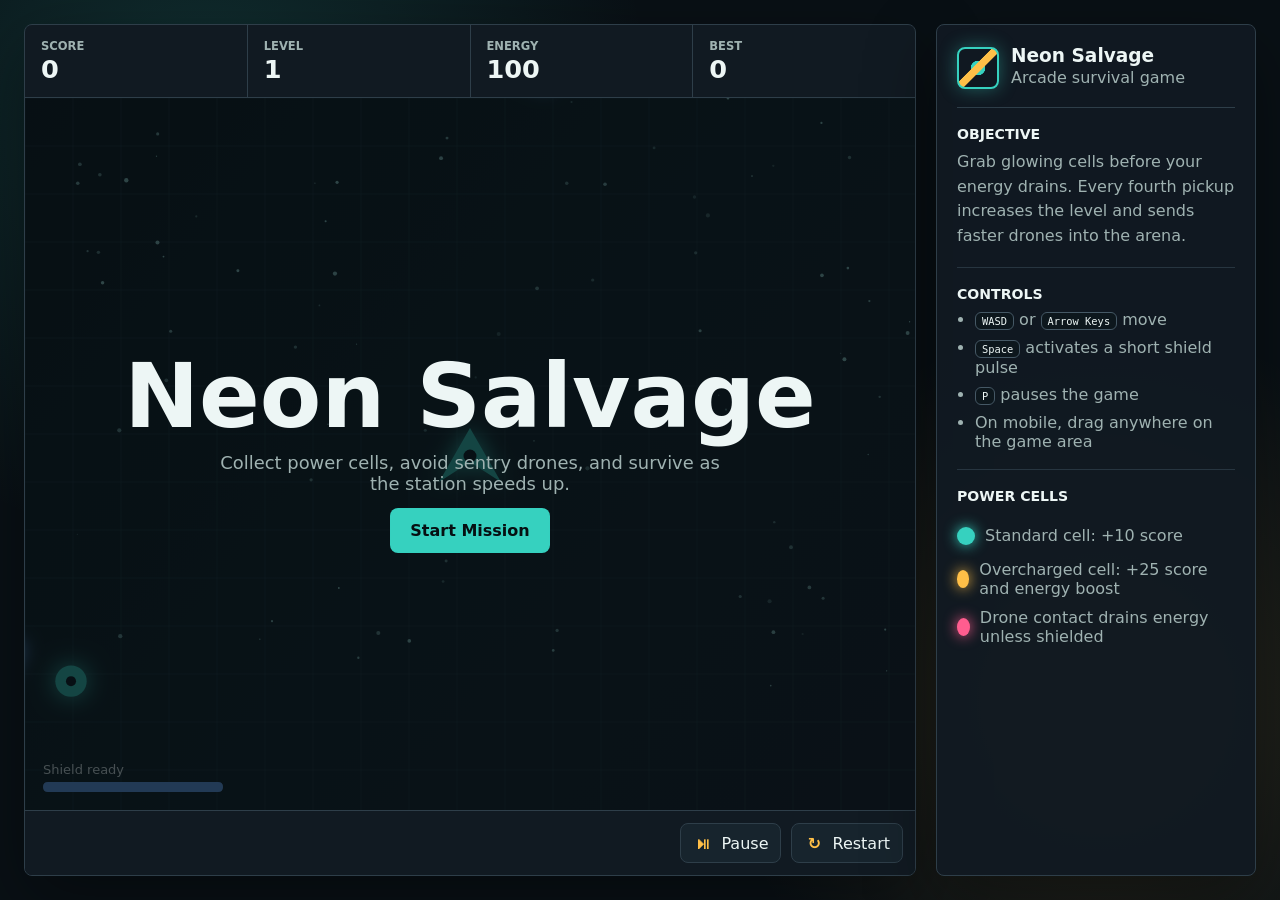
<file: index.html>
<!doctype html>
<html lang="en">
  <head>
    <meta charset="utf-8" />
    <meta name="viewport" content="width=device-width, initial-scale=1" />
    <title>Neon Salvage</title>
    <link rel="icon" href="favicon.svg" type="image/svg+xml" />
    <link rel="stylesheet" href="styles.css" />
  </head>
  <body>
    <main class="shell">
      <section class="game-panel" aria-label="Neon Salvage game">
        <header class="hud" aria-label="Game status">
          <div>
            <span class="label">Score</span>
            <strong id="score">0</strong>
          </div>
          <div>
            <span class="label">Level</span>
            <strong id="level">1</strong>
          </div>
          <div>
            <span class="label">Energy</span>
            <strong id="energy">100</strong>
          </div>
          <div>
            <span class="label">Best</span>
            <strong id="best">0</strong>
          </div>
        </header>

        <div class="canvas-wrap">
          <canvas id="game" width="960" height="600" aria-label="Game canvas"></canvas>
          <div class="overlay" id="overlay">
            <h1>Neon Salvage</h1>
            <p>Collect power cells, avoid sentry drones, and survive as the station speeds up.</p>
            <button id="startBtn" type="button">Start Mission</button>
          </div>
        </div>

        <footer class="controls">
          <button id="pauseBtn" type="button" aria-label="Pause or resume game">
            <span aria-hidden="true">⏯</span>
            <span>Pause</span>
          </button>
          <button id="restartBtn" type="button" aria-label="Restart game">
            <span aria-hidden="true">↻</span>
            <span>Restart</span>
          </button>
        </footer>
      </section>

      <aside class="side-panel" aria-label="Mission details">
        <div class="brand">
          <span class="mark" aria-hidden="true"></span>
          <div>
            <h2>Neon Salvage</h2>
            <p>Arcade survival game</p>
          </div>
        </div>

        <section>
          <h3>Objective</h3>
          <p>Grab glowing cells before your energy drains. Every fourth pickup increases the level and sends faster drones into the arena.</p>
        </section>

        <section>
          <h3>Controls</h3>
          <ul>
            <li><kbd>WASD</kbd> or <kbd>Arrow Keys</kbd> move</li>
            <li><kbd>Space</kbd> activates a short shield pulse</li>
            <li><kbd>P</kbd> pauses the game</li>
            <li>On mobile, drag anywhere on the game area</li>
          </ul>
        </section>

        <section class="tips">
          <h3>Power Cells</h3>
          <div class="legend-row"><span class="cell normal"></span> Standard cell: +10 score</div>
          <div class="legend-row"><span class="cell bonus"></span> Overcharged cell: +25 score and energy boost</div>
          <div class="legend-row"><span class="cell danger"></span> Drone contact drains energy unless shielded</div>
        </section>
      </aside>
    </main>

    <script src="game.js"></script>
  </body>
</html>
</file>
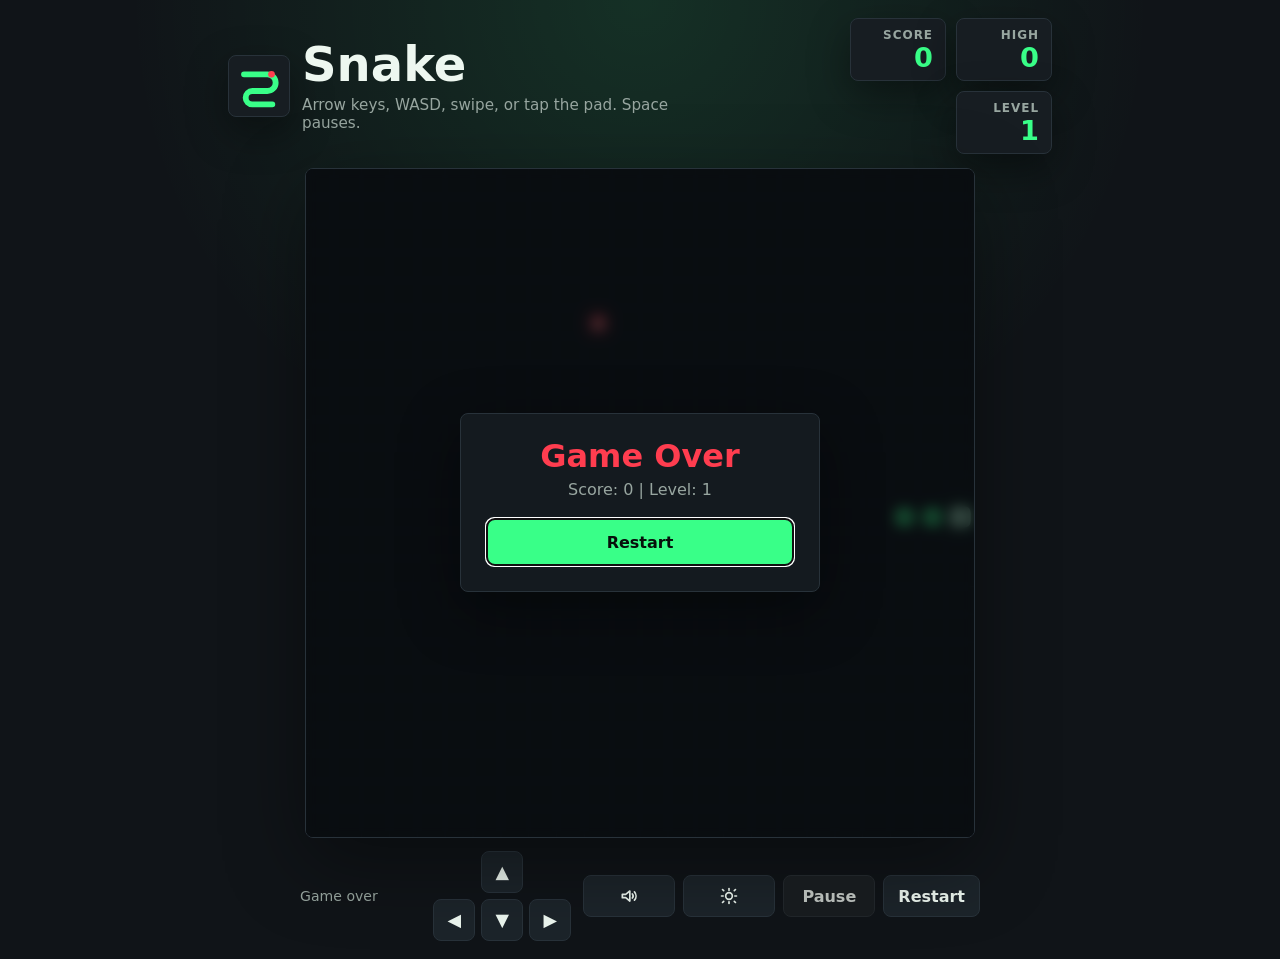
<file: lecture2/task2.html>
<!DOCTYPE html>
<html lang="en">
<head>
  <meta charset="UTF-8" />
  <meta name="viewport" content="width=device-width, initial-scale=1.0" />
  <title>Snake</title>
  <link rel="icon" type="image/svg+xml" href="data:image/svg+xml,%3Csvg xmlns='http://www.w3.org/2000/svg' viewBox='0 0 64 64'%3E%3Cdefs%3E%3ClinearGradient id='g' x1='8' y1='6' x2='58' y2='62'%3E%3Cstop stop-color='%23f6dfcf'/%3E%3Cstop offset='1' stop-color='%238f5f51'/%3E%3C/linearGradient%3E%3C/defs%3E%3Crect x='4' y='4' width='56' height='56' rx='16' fill='url(%23g)'/%3E%3Cpath d='M20 22h19a8 8 0 0 1 0 16H25a7 7 0 0 0 0 14h15' fill='none' stroke='%232f2523' stroke-width='6' stroke-linecap='round'/%3E%3Ccircle cx='45' cy='22' r='4' fill='%238f3155'/%3E%3C/svg%3E" />
  <style>
    :root {
      --bg: #101418;
      --panel: #171d22;
      --panel-border: #28323a;
      --text: #edf7f0;
      --muted: #98a6a0;
      --snake: #39ff88;
      --snake-head: #b7ffd4;
      --snake-shadow: rgba(57, 255, 136, 0.45);
      --food: #ff3d4f;
      --food-shadow: rgba(255, 61, 79, 0.7);
      --grid: rgba(255, 255, 255, 0.045);
      --shadow: rgba(0, 0, 0, 0.4);
      --page-glow: rgba(57, 255, 136, 0.12);
      --board-bg: #0a0e11;
      --button-bg: #1c242a;
      --button-text: var(--text);
      --primary-button-bg: var(--snake);
      --primary-button-text: #07100b;
      --overlay-bg: rgba(10, 14, 17, 0.78);
      --dialog-bg: #141a1f;
      --board-size: min(94vw, 680px, calc(100svh - 230px));
    }

    :root[data-theme="aesthetic"] {
      --bg: #f3e7dd;
      --panel: #fffaf6;
      --panel-border: #d9b8a7;
      --text: #302624;
      --muted: #755f59;
      --snake: #b97761;
      --snake-head: #f1c7b5;
      --snake-shadow: rgba(185, 119, 97, 0.42);
      --food: #8f3155;
      --food-shadow: rgba(143, 49, 85, 0.42);
      --grid: rgba(82, 54, 47, 0.1);
      --shadow: rgba(74, 47, 39, 0.18);
      --page-glow: rgba(185, 119, 97, 0.22);
      --board-bg: #fff8f2;
      --button-bg: #f6e7dc;
      --button-text: #302624;
      --primary-button-bg: #b97761;
      --primary-button-text: #fffaf6;
      --overlay-bg: rgba(243, 231, 221, 0.78);
      --dialog-bg: #fffaf6;
    }

    * {
      box-sizing: border-box;
    }

    body {
      min-height: 100vh;
      min-height: 100svh;
      margin: 0;
      display: grid;
      place-items: center;
      overflow: hidden;
      background:
        radial-gradient(circle at top, var(--page-glow), transparent 32rem),
        var(--bg);
      color: var(--text);
      font-family: Inter, ui-sans-serif, system-ui, -apple-system, BlinkMacSystemFont, "Segoe UI", sans-serif;
      transition: background-color 180ms ease, color 180ms ease;
    }

    .game-shell {
      width: min(96vw, 860px);
      min-height: 100vh;
      min-height: 100svh;
      padding: clamp(10px, 2vh, 20px);
      display: grid;
      grid-template-rows: auto minmax(0, 1fr) auto;
      align-items: center;
      gap: clamp(8px, 1.5vh, 14px);
    }

    .topbar {
      display: flex;
      align-items: center;
      justify-content: space-between;
      gap: 16px;
    }

    .brand {
      display: flex;
      align-items: center;
      gap: 12px;
      min-width: 0;
    }

    .brand-mark {
      width: clamp(44px, 9vw, 62px);
      height: clamp(44px, 9vw, 62px);
      flex: 0 0 auto;
      border: 1px solid var(--panel-border);
      border-radius: 8px;
      background: var(--panel);
      box-shadow: 0 14px 40px var(--shadow);
      color: var(--snake);
      transition: background-color 180ms ease, border-color 180ms ease, box-shadow 180ms ease, color 180ms ease;
    }

    .brand-mark .snake-path {
      fill: none;
      stroke: currentColor;
      stroke-width: 7;
      stroke-linecap: round;
      stroke-linejoin: round;
    }

    .brand-mark .snake-eye {
      fill: var(--food);
    }

    .brand-copy {
      min-width: 0;
    }

    h1 {
      margin: 0;
      font-size: clamp(1.8rem, 5vw, 3rem);
      font-weight: 800;
      letter-spacing: 0;
      line-height: 1;
    }

    .hint {
      margin: 8px 0 0;
      color: var(--muted);
      font-size: clamp(0.78rem, 2vw, 0.95rem);
    }

    .scoreboard {
      display: flex;
      gap: 10px;
      flex-wrap: wrap;
      justify-content: end;
    }

    .score-card {
      min-width: 96px;
      padding: 9px 12px;
      border: 1px solid var(--panel-border);
      border-radius: 8px;
      background: var(--panel);
      box-shadow: 0 14px 40px var(--shadow);
      text-align: right;
      transition: background-color 180ms ease, border-color 180ms ease, box-shadow 180ms ease;
    }

    .score-label {
      display: block;
      color: var(--muted);
      font-size: 0.75rem;
      font-weight: 700;
      letter-spacing: 0.08em;
      text-transform: uppercase;
    }

    .score-value {
      display: block;
      margin-top: 2px;
      font-size: clamp(1.25rem, 3vw, 1.7rem);
      font-weight: 800;
      color: var(--snake);
      line-height: 1;
    }

    .board-wrap {
      position: relative;
      width: clamp(220px, var(--board-size), 680px);
      aspect-ratio: 1 / 1;
      justify-self: center;
      border: 1px solid var(--panel-border);
      border-radius: 8px;
      overflow: hidden;
      background: var(--board-bg);
      box-shadow: 0 24px 80px var(--shadow);
      transition: background-color 180ms ease, border-color 180ms ease, box-shadow 180ms ease;
    }

    canvas {
      display: block;
      width: 100%;
      height: 100%;
      touch-action: none;
    }

    .controls {
      display: grid;
      grid-template-columns: 1fr auto 1fr;
      align-items: center;
      gap: 12px;
      width: min(100%, 680px);
      justify-self: center;
    }

    .status-line {
      color: var(--muted);
      font-size: 0.88rem;
    }

    .actions {
      display: flex;
      justify-content: end;
      gap: 8px;
    }

    .action-button,
    .pad-button {
      width: auto;
      min-height: 42px;
      border: 1px solid var(--panel-border);
      background: var(--button-bg);
      color: var(--button-text);
    }

    .action-button {
      min-width: 92px;
      padding: 0 14px;
    }

    .theme-button {
      width: 42px;
      min-width: 42px;
      padding: 0;
    }

    .theme-button svg {
      width: 20px;
      height: 20px;
      display: block;
      margin: auto;
      fill: none;
      stroke: currentColor;
      stroke-width: 2;
      stroke-linecap: round;
      stroke-linejoin: round;
    }

    .theme-button .theme-icon-warm {
      display: none;
    }

    :root[data-theme="aesthetic"] .theme-icon-dark {
      display: none;
    }

    :root[data-theme="aesthetic"] .theme-icon-warm {
      display: block;
    }

    .sound-button {
      width: 42px;
      min-width: 42px;
      padding: 0;
    }

    .sound-button svg {
      width: 20px;
      height: 20px;
      display: block;
      margin: auto;
      fill: none;
      stroke: currentColor;
      stroke-width: 2;
      stroke-linecap: round;
      stroke-linejoin: round;
    }

    .sound-muted-mark {
      display: none;
    }

    :root[data-sound="off"] .sound-wave {
      display: none;
    }

    :root[data-sound="off"] .sound-muted-mark {
      display: block;
    }

    .dpad {
      display: grid;
      grid-template-columns: repeat(3, 42px);
      grid-template-rows: repeat(2, 42px);
      gap: 6px;
    }

    .pad-button {
      display: grid;
      place-items: center;
      font-size: 1.1rem;
      line-height: 1;
    }

    .pad-button[data-direction="up"] {
      grid-column: 2;
    }

    .pad-button[data-direction="left"] {
      grid-column: 1;
      grid-row: 2;
    }

    .pad-button[data-direction="down"] {
      grid-column: 2;
      grid-row: 2;
    }

    .pad-button[data-direction="right"] {
      grid-column: 3;
      grid-row: 2;
    }

    .overlay {
      position: absolute;
      inset: 0;
      display: none;
      place-items: center;
      padding: 24px;
      background: var(--overlay-bg);
      backdrop-filter: blur(6px);
    }

    .overlay.is-visible {
      display: grid;
    }

    .dialog {
      width: min(92%, 360px);
      padding: 26px;
      border: 1px solid var(--panel-border);
      border-radius: 8px;
      background: var(--dialog-bg);
      text-align: center;
      box-shadow: 0 18px 60px var(--shadow);
    }

    .dialog h2 {
      margin: 0 0 8px;
      color: var(--food);
      font-size: 2rem;
      line-height: 1;
    }

    .dialog p {
      margin: 0 0 20px;
      color: var(--muted);
    }

    button {
      width: 100%;
      min-height: 46px;
      border: 0;
      border-radius: 8px;
      background: var(--primary-button-bg);
      color: var(--primary-button-text);
      cursor: pointer;
      font: inherit;
      font-weight: 800;
      transition: transform 140ms ease, filter 140ms ease, background-color 180ms ease, color 180ms ease;
    }

    button:hover {
      filter: brightness(1.08);
      transform: translateY(-1px);
    }

    button:active {
      transform: translateY(0);
    }

    button:disabled {
      cursor: not-allowed;
      filter: grayscale(0.35) brightness(0.75);
      transform: none;
    }

    .action-button,
    .pad-button {
      width: auto;
      border: 1px solid var(--panel-border);
      background: var(--button-bg);
      color: var(--button-text);
    }

    .action-button {
      min-width: 92px;
      padding: 0 14px;
    }

    @media (max-height: 760px) {
      :root {
        --board-size: min(92vw, calc(100svh - 190px));
      }

      h1 {
        font-size: clamp(1.45rem, 4vw, 2.2rem);
      }

      .hint {
        margin-top: 4px;
      }

      .score-card {
        padding: 7px 10px;
      }

      .controls {
        gap: 8px;
      }

      .dpad {
        grid-template-columns: repeat(3, 36px);
        grid-template-rows: repeat(2, 36px);
      }

      .action-button,
      .pad-button {
        min-height: 36px;
      }
    }

    @media (max-width: 640px) {
      body {
        place-items: start center;
        overflow: auto;
      }

      :root {
        --board-size: min(94vw, calc(100svh - 260px));
      }

      .game-shell {
        width: 100%;
        padding: 12px;
      }

      .topbar {
        align-items: stretch;
        flex-direction: column;
        gap: 10px;
      }

      .brand {
        gap: 10px;
      }

      .scoreboard {
        justify-content: stretch;
      }

      .score-card {
        flex: 1;
        text-align: left;
      }

      .controls {
        grid-template-columns: 1fr;
        justify-items: center;
      }

      .status-line,
      .actions {
        width: 100%;
      }

      .actions {
        justify-content: stretch;
      }

      .action-button {
        flex: 1;
      }
    }
  </style>
</head>
<body>
  <main class="game-shell" aria-label="Snake game">
    <header class="topbar">
      <div class="brand">
        <svg class="brand-mark" viewBox="0 0 72 72" aria-hidden="true">
          <path class="snake-path" d="M18 22h28a10 10 0 0 1 0 20H28a8 8 0 0 0 0 16h24" />
          <circle class="snake-eye" cx="51" cy="22" r="4" />
        </svg>
        <div class="brand-copy">
          <h1>Snake</h1>
        <p class="hint">Arrow keys, WASD, swipe, or tap the pad. Space pauses.</p>
        </div>
      </div>

      <section class="scoreboard" aria-label="Scoreboard">
        <div class="score-card">
          <span class="score-label">Score</span>
          <span class="score-value" id="score">0</span>
        </div>
        <div class="score-card">
          <span class="score-label">High</span>
          <span class="score-value" id="highScore">0</span>
        </div>
        <div class="score-card">
          <span class="score-label">Level</span>
          <span class="score-value" id="level">1</span>
        </div>
      </section>
    </header>

    <section class="board-wrap">
      <canvas id="game" width="600" height="600" aria-label="Snake game board"></canvas>

      <div class="overlay" id="gameOverOverlay" role="dialog" aria-modal="true" aria-labelledby="gameOverTitle">
        <div class="dialog">
          <h2 id="gameOverTitle">Game Over</h2>
          <p id="finalScore">Score: 0</p>
          <button id="restartButton" type="button">Restart</button>
        </div>
      </div>
    </section>

    <section class="controls" aria-label="Game controls">
      <div class="status-line" id="statusLine">Ready</div>

      <div class="dpad" aria-label="Movement pad">
        <button class="pad-button" type="button" data-direction="up" aria-label="Move up">▲</button>
        <button class="pad-button" type="button" data-direction="left" aria-label="Move left">◀</button>
        <button class="pad-button" type="button" data-direction="down" aria-label="Move down">▼</button>
        <button class="pad-button" type="button" data-direction="right" aria-label="Move right">▶</button>
      </div>

      <div class="actions">
        <button class="action-button sound-button" id="soundButton" type="button" aria-label="Mute sound" title="Mute sound" aria-pressed="true">
          <svg viewBox="0 0 24 24" aria-hidden="true">
            <path d="M4 10v4h4l5 4V6l-5 4H4z" />
            <path class="sound-wave" d="M16 9.5a4 4 0 0 1 0 5" />
            <path class="sound-wave" d="M18.5 7a7.5 7.5 0 0 1 0 10" />
            <path class="sound-muted-mark" d="M17 9l4 4" />
            <path class="sound-muted-mark" d="M21 9l-4 4" />
          </svg>
        </button>
        <button class="action-button theme-button" id="themeButton" type="button" aria-label="Switch to warm theme" title="Switch theme" aria-pressed="false">
          <svg class="theme-icon-dark" viewBox="0 0 24 24" aria-hidden="true">
            <path d="M12 3v2" />
            <path d="M12 19v2" />
            <path d="M4.22 4.22l1.42 1.42" />
            <path d="M18.36 18.36l1.42 1.42" />
            <path d="M3 12h2" />
            <path d="M19 12h2" />
            <path d="M4.22 19.78l1.42-1.42" />
            <path d="M18.36 5.64l1.42-1.42" />
            <circle cx="12" cy="12" r="4" />
          </svg>
          <svg class="theme-icon-warm" viewBox="0 0 24 24" aria-hidden="true">
            <path d="M20 12.5A7.5 7.5 0 0 1 9.5 2a8.7 8.7 0 1 0 10.5 10.5z" />
          </svg>
        </button>
        <button class="action-button" id="pauseButton" type="button">Pause</button>
        <button class="action-button" id="quickRestartButton" type="button">Restart</button>
      </div>
    </section>
  </main>

  <script>
    const canvas = document.getElementById("game");
    const ctx = canvas.getContext("2d");
    const scoreEl = document.getElementById("score");
    const highScoreEl = document.getElementById("highScore");
    const levelEl = document.getElementById("level");
    const statusLine = document.getElementById("statusLine");
    const overlay = document.getElementById("gameOverOverlay");
    const finalScoreEl = document.getElementById("finalScore");
    const restartButton = document.getElementById("restartButton");
    const quickRestartButton = document.getElementById("quickRestartButton");
    const pauseButton = document.getElementById("pauseButton");
    const soundButton = document.getElementById("soundButton");
    const themeButton = document.getElementById("themeButton");
    const padButtons = document.querySelectorAll(".pad-button");

    const gridCells = 24;
    const startDelay = 118;
    const fastestDelay = 58;
    const highScoreKey = "snakeHighScore";
    const themeKey = "snakeTheme";
    const soundKey = "snakeSound";
    const foodKinds = ["apple", "berry", "gem"];

    let snake;
    let food;
    let direction;
    let nextDirection;
    let score;
    let highScore;
    let level;
    let gameTimer;
    let gameOver;
    let isPaused;
    let boardPixels = 600;
    let cellSize = boardPixels / gridCells;
    let touchStart = null;
    let audioContext = null;
    let soundEnabled = true;
    let audioUnlocked = false;
    let playedReadySound = false;

    function loadHighScore() {
      try {
        return Number(localStorage.getItem(highScoreKey)) || 0;
      } catch {
        return 0;
      }
    }

    function saveHighScore(value) {
      try {
        localStorage.setItem(highScoreKey, String(value));
      } catch {
        // Private browsing or storage limits should not break the game.
      }
    }

    function loadTheme() {
      try {
        return localStorage.getItem(themeKey) === "aesthetic" ? "aesthetic" : "dark";
      } catch {
        return "dark";
      }
    }

    function saveTheme(theme) {
      try {
        localStorage.setItem(themeKey, theme);
      } catch {
        // Theme persistence is optional.
      }
    }

    function applyTheme(theme) {
      const isAesthetic = theme === "aesthetic";
      document.documentElement.dataset.theme = isAesthetic ? "aesthetic" : "dark";
      themeButton.setAttribute("aria-label", isAesthetic ? "Switch to dark theme" : "Switch to warm theme");
      themeButton.title = isAesthetic ? "Switch to dark theme" : "Switch to warm theme";
      themeButton.setAttribute("aria-pressed", String(isAesthetic));
      saveTheme(isAesthetic ? "aesthetic" : "dark");
      draw();
    }

    function themeColor(name) {
      return getComputedStyle(document.documentElement).getPropertyValue(name).trim();
    }

    function loadSoundPreference() {
      try {
        return localStorage.getItem(soundKey) !== "off";
      } catch {
        return true;
      }
    }

    function saveSoundPreference() {
      try {
        localStorage.setItem(soundKey, soundEnabled ? "on" : "off");
      } catch {
        // Sound persistence is optional.
      }
    }

    function updateSoundButton() {
      document.documentElement.dataset.sound = soundEnabled ? "on" : "off";
      soundButton.setAttribute("aria-pressed", String(soundEnabled));
      soundButton.setAttribute("aria-label", soundEnabled ? "Mute sound" : "Unmute sound");
      soundButton.title = soundEnabled ? "Mute sound" : "Unmute sound";
    }

    function unlockAudio() {
      if (!soundEnabled) {
        return null;
      }

      const AudioEngine = window.AudioContext || window.webkitAudioContext;

      if (!AudioEngine) {
        return null;
      }

      if (!audioContext) {
        audioContext = new AudioEngine();
      }

      if (audioContext.state === "suspended") {
        audioContext.resume().catch(() => {});
      }

      audioUnlocked = true;
      return audioContext;
    }

    function playTone(frequency, duration, type = "sine", volume = 0.12, delay = 0) {
      if (!soundEnabled) {
        return;
      }

      const engine = unlockAudio();

      if (!engine) {
        return;
      }

      const startAt = engine.currentTime + delay;
      const oscillator = engine.createOscillator();
      const gain = engine.createGain();

      oscillator.type = type;
      oscillator.frequency.setValueAtTime(frequency, startAt);
      gain.gain.setValueAtTime(0.0001, startAt);
      gain.gain.exponentialRampToValueAtTime(volume, startAt + 0.01);
      gain.gain.exponentialRampToValueAtTime(0.0001, startAt + duration);

      oscillator.connect(gain);
      gain.connect(engine.destination);
      oscillator.start(startAt);
      oscillator.stop(startAt + duration + 0.02);
    }

    function playSound(name) {
      if (name === "turn") {
        playTone(380, 0.045, "triangle", 0.08);
      } else if (name === "eat") {
        playTone(560, 0.09, "sine", 0.16);
        playTone(820, 0.1, "sine", 0.12, 0.055);
      } else if (name === "level") {
        playTone(640, 0.08, "triangle", 0.14);
        playTone(860, 0.1, "triangle", 0.12, 0.07);
        playTone(1080, 0.12, "triangle", 0.1, 0.15);
      } else if (name === "gameOver") {
        playTone(220, 0.14, "sawtooth", 0.12);
        playTone(155, 0.2, "sawtooth", 0.1, 0.12);
      } else if (name === "pause") {
        playTone(280, 0.08, "square", 0.08);
      } else if (name === "restart") {
        playTone(440, 0.08, "triangle", 0.12);
        playTone(660, 0.09, "triangle", 0.1, 0.06);
      } else if (name === "ready") {
        playTone(520, 0.07, "sine", 0.1);
      }
    }

    function primeAudio() {
      if (!soundEnabled || playedReadySound) {
        return;
      }

      unlockAudio();
      playedReadySound = true;
      playSound("ready");
    }

    function resetGame(playRestartSound = true) {
      if (playRestartSound) {
        playSound("restart");
      }

      snake = [
        { x: 12, y: 12 },
        { x: 11, y: 12 },
        { x: 10, y: 12 }
      ];
      direction = { x: 1, y: 0 };
      nextDirection = { x: 1, y: 0 };
      score = 0;
      highScore = loadHighScore();
      level = 1;
      gameOver = false;
      isPaused = false;
      scoreEl.textContent = score;
      highScoreEl.textContent = highScore;
      levelEl.textContent = level;
      pauseButton.textContent = "Pause";
      pauseButton.disabled = false;
      overlay.classList.remove("is-visible");
      placeFood();
      draw();
      scheduleNextTick();
      updateStatus();
    }

    function placeFood() {
      if (snake.length >= gridCells * gridCells) {
        endGame("Board cleared");
        return;
      }

      do {
        food = {
          x: Math.floor(Math.random() * gridCells),
          y: Math.floor(Math.random() * gridCells),
          kind: foodKinds[Math.floor(Math.random() * foodKinds.length)]
        };
      } while (snake.some(segment => segment.x === food.x && segment.y === food.y));
    }

    function scheduleNextTick() {
      clearTimeout(gameTimer);

      if (!gameOver && !isPaused) {
        gameTimer = setTimeout(update, currentDelay());
      }
    }

    function currentDelay() {
      return Math.max(fastestDelay, startDelay - (level - 1) * 8);
    }

    function updateLevel() {
      const nextLevel = Math.floor(score / 50) + 1;

      if (nextLevel !== level) {
        level = nextLevel;
        levelEl.textContent = level;
        playSound("level");
      }
    }

    function updateStatus() {
      if (gameOver) {
        statusLine.textContent = "Game over";
      } else if (isPaused) {
        statusLine.textContent = "Paused";
      } else {
        const cellsPerSecond = (1000 / currentDelay()).toFixed(1);
        statusLine.textContent = `Level ${level} - ${cellsPerSecond} cells/sec`;
      }
    }

    function update() {
      if (gameOver || isPaused) {
        return;
      }

      // Direction changes are applied once per tick so quick key presses remain grid-safe.
      direction = nextDirection;

      const head = {
        x: snake[0].x + direction.x,
        y: snake[0].y + direction.y
      };

      const willEat = head.x === food.x && head.y === food.y;

      if (hasHitWall(head) || hasHitBody(head, willEat)) {
        endGame();
        return;
      }

      snake.unshift(head);

      if (willEat) {
        score += 10;
        scoreEl.textContent = score;
        playSound("eat");
        updateLevel();

        if (score > highScore) {
          highScore = score;
          highScoreEl.textContent = highScore;
          saveHighScore(highScore);
        }

        placeFood();
      } else {
        snake.pop();
      }

      draw();
      updateStatus();
      scheduleNextTick();
    }

    function hasHitWall(head) {
      return head.x < 0 || head.x >= gridCells || head.y < 0 || head.y >= gridCells;
    }

    function hasHitBody(head, willEat) {
      const bodyToCheck = willEat ? snake : snake.slice(0, -1);
      return bodyToCheck.some(segment => segment.x === head.x && segment.y === head.y);
    }

    function endGame(title = "Game Over") {
      gameOver = true;
      clearTimeout(gameTimer);
      playSound("gameOver");
      pauseButton.disabled = true;
      document.getElementById("gameOverTitle").textContent = title;
      finalScoreEl.textContent = `Score: ${score} | Level: ${level}`;
      overlay.classList.add("is-visible");
      restartButton.focus();
      draw();
      updateStatus();
    }

    function togglePause() {
      if (gameOver) {
        return;
      }

      isPaused = !isPaused;
      pauseButton.textContent = isPaused ? "Resume" : "Pause";
      playSound("pause");
      updateStatus();

      if (isPaused) {
        clearTimeout(gameTimer);
      } else {
        scheduleNextTick();
      }
    }

    function draw() {
      ctx.fillStyle = themeColor("--board-bg");
      ctx.fillRect(0, 0, boardPixels, boardPixels);

      if (!snake || !food) {
        return;
      }

      drawGrid();
      drawFood();
      drawSnake();
    }

    function drawGrid() {
      ctx.strokeStyle = themeColor("--grid");
      ctx.lineWidth = 1;

      for (let i = 0; i <= gridCells; i++) {
        const position = i * cellSize;
        ctx.beginPath();
        ctx.moveTo(position, 0);
        ctx.lineTo(position, boardPixels);
        ctx.stroke();

        ctx.beginPath();
        ctx.moveTo(0, position);
        ctx.lineTo(boardPixels, position);
        ctx.stroke();
      }
    }

    function drawSnake() {
      snake.forEach((segment, index) => {
        const inset = index === 0 ? cellSize * 0.12 : cellSize * 0.16;
        ctx.fillStyle = index === 0 ? themeColor("--snake-head") : themeColor("--snake");
        ctx.shadowColor = themeColor("--snake-shadow");
        ctx.shadowBlur = index === 0 ? 18 : 10;
        roundRect(
          segment.x * cellSize + inset,
          segment.y * cellSize + inset,
          cellSize - inset * 2,
          cellSize - inset * 2,
          cellSize * 0.25
        );
        ctx.fill();
      });

      ctx.shadowBlur = 0;
    }

    function drawFood() {
      const centerX = food.x * cellSize + cellSize / 2;
      const centerY = food.y * cellSize + cellSize / 2;
      const radius = cellSize * 0.34;

      ctx.fillStyle = themeColor("--food");
      ctx.shadowColor = themeColor("--food-shadow");
      ctx.shadowBlur = 18;

      if (food.kind === "berry") {
        drawBerry(centerX, centerY, radius);
      } else if (food.kind === "gem") {
        drawGem(centerX, centerY, radius);
      } else {
        drawApple(centerX, centerY, radius);
      }

      ctx.shadowBlur = 0;
    }

    function drawApple(centerX, centerY, radius) {
      ctx.beginPath();
      ctx.moveTo(centerX, centerY + radius * 0.78);
      ctx.bezierCurveTo(
        centerX - radius * 1.05,
        centerY + radius * 0.25,
        centerX - radius * 0.78,
        centerY - radius * 0.75,
        centerX - radius * 0.22,
        centerY - radius * 0.45
      );
      ctx.bezierCurveTo(
        centerX,
        centerY - radius * 0.66,
        centerX + radius * 0.22,
        centerY - radius * 0.66,
        centerX + radius * 0.44,
        centerY - radius * 0.45
      );
      ctx.bezierCurveTo(
        centerX + radius * 0.96,
        centerY - radius * 0.75,
        centerX + radius * 1.08,
        centerY + radius * 0.22,
        centerX,
        centerY + radius * 0.78
      );
      ctx.fill();

      ctx.shadowBlur = 0;
      ctx.strokeStyle = themeColor("--snake");
      ctx.lineWidth = Math.max(2, cellSize * 0.08);
      ctx.beginPath();
      ctx.moveTo(centerX + radius * 0.1, centerY - radius * 0.55);
      ctx.quadraticCurveTo(centerX + radius * 0.32, centerY - radius * 1.02, centerX + radius * 0.68, centerY - radius * 0.82);
      ctx.stroke();
    }

    function drawBerry(centerX, centerY, radius) {
      const small = radius * 0.52;
      const points = [
        [centerX - radius * 0.36, centerY - radius * 0.22],
        [centerX + radius * 0.35, centerY - radius * 0.2],
        [centerX, centerY + radius * 0.38]
      ];

      points.forEach(([x, y]) => {
        ctx.beginPath();
        ctx.arc(x, y, small, 0, Math.PI * 2);
        ctx.fill();
      });

      ctx.shadowBlur = 0;
      ctx.fillStyle = themeColor("--snake-head");
      ctx.beginPath();
      ctx.ellipse(centerX, centerY - radius * 0.82, radius * 0.35, radius * 0.18, -0.35, 0, Math.PI * 2);
      ctx.fill();
    }

    function drawGem(centerX, centerY, radius) {
      ctx.beginPath();
      ctx.moveTo(centerX, centerY - radius);
      ctx.lineTo(centerX + radius, centerY - radius * 0.2);
      ctx.lineTo(centerX + radius * 0.62, centerY + radius);
      ctx.lineTo(centerX - radius * 0.62, centerY + radius);
      ctx.lineTo(centerX - radius, centerY - radius * 0.2);
      ctx.closePath();
      ctx.fill();

      ctx.shadowBlur = 0;
      ctx.strokeStyle = themeColor("--snake-head");
      ctx.lineWidth = Math.max(1.5, cellSize * 0.06);
      ctx.beginPath();
      ctx.moveTo(centerX - radius * 0.5, centerY - radius * 0.2);
      ctx.lineTo(centerX, centerY + radius * 0.65);
      ctx.lineTo(centerX + radius * 0.5, centerY - radius * 0.2);
      ctx.stroke();
    }

    function roundRect(x, y, width, height, radius) {
      ctx.beginPath();
      ctx.moveTo(x + radius, y);
      ctx.lineTo(x + width - radius, y);
      ctx.quadraticCurveTo(x + width, y, x + width, y + radius);
      ctx.lineTo(x + width, y + height - radius);
      ctx.quadraticCurveTo(x + width, y + height, x + width - radius, y + height);
      ctx.lineTo(x + radius, y + height);
      ctx.quadraticCurveTo(x, y + height, x, y + height - radius);
      ctx.lineTo(x, y + radius);
      ctx.quadraticCurveTo(x, y, x + radius, y);
      ctx.closePath();
    }

    function resizeCanvas() {
      const rect = canvas.getBoundingClientRect();
      const size = Math.floor(Math.min(rect.width, rect.height));

      if (!size) {
        return;
      }

      const dpr = Math.min(window.devicePixelRatio || 1, 2);
      boardPixels = size;
      cellSize = boardPixels / gridCells;
      canvas.width = Math.round(boardPixels * dpr);
      canvas.height = Math.round(boardPixels * dpr);
      ctx.setTransform(dpr, 0, 0, dpr, 0, 0);
      draw();
    }

    function changeDirection(newDirection) {
      const isReverse =
        newDirection.x + direction.x === 0 &&
        newDirection.y + direction.y === 0;

      if (!isReverse) {
        nextDirection = newDirection;
        playSound("turn");
        return true;
      }

      return false;
    }

    function handleDirectionInput(name) {
      const directions = {
        up: { x: 0, y: -1 },
        down: { x: 0, y: 1 },
        left: { x: -1, y: 0 },
        right: { x: 1, y: 0 }
      };

      unlockAudio();
      changeDirection(directions[name]);
    }

    window.addEventListener("keydown", event => {
      const keyMap = {
        ArrowUp: { x: 0, y: -1 },
        ArrowDown: { x: 0, y: 1 },
        ArrowLeft: { x: -1, y: 0 },
        ArrowRight: { x: 1, y: 0 },
        w: { x: 0, y: -1 },
        s: { x: 0, y: 1 },
        a: { x: -1, y: 0 },
        d: { x: 1, y: 0 }
      };

      if (event.code === "Space") {
        event.preventDefault();
        unlockAudio();
        togglePause();
        return;
      }

      if (event.key.toLowerCase() === "r") {
        event.preventDefault();
        unlockAudio();
        resetGame();
        return;
      }

      const selectedDirection = keyMap[event.key] || keyMap[event.key.toLowerCase()];

      if (selectedDirection) {
        event.preventDefault();
        unlockAudio();
        changeDirection(selectedDirection);
      }
    });

    padButtons.forEach(button => {
      button.addEventListener("pointerdown", event => {
        event.preventDefault();
        handleDirectionInput(button.dataset.direction);
      });
    });

    canvas.addEventListener("pointerdown", event => {
      unlockAudio();
      touchStart = { x: event.clientX, y: event.clientY };
    });

    canvas.addEventListener("pointerup", event => {
      if (!touchStart) {
        return;
      }

      const deltaX = event.clientX - touchStart.x;
      const deltaY = event.clientY - touchStart.y;
      touchStart = null;

      if (Math.max(Math.abs(deltaX), Math.abs(deltaY)) < 24) {
        return;
      }

      if (Math.abs(deltaX) > Math.abs(deltaY)) {
        handleDirectionInput(deltaX > 0 ? "right" : "left");
      } else {
        handleDirectionInput(deltaY > 0 ? "down" : "up");
      }
    });

    if ("ResizeObserver" in window) {
      new ResizeObserver(resizeCanvas).observe(canvas.parentElement);
    }

    document.addEventListener("pointerdown", primeAudio, { capture: true });
    document.addEventListener("keydown", primeAudio, { capture: true });
    window.addEventListener("resize", resizeCanvas);
    window.addEventListener("load", resizeCanvas);
    pauseButton.addEventListener("click", togglePause);
    soundButton.addEventListener("click", () => {
      soundEnabled = !soundEnabled;
      saveSoundPreference();
      updateSoundButton();

      if (soundEnabled) {
        unlockAudio();
        playSound("restart");
      }
    });
    themeButton.addEventListener("click", () => {
      const nextTheme = document.documentElement.dataset.theme === "aesthetic" ? "dark" : "aesthetic";
      applyTheme(nextTheme);
    });
    restartButton.addEventListener("click", resetGame);
    quickRestartButton.addEventListener("click", resetGame);

    soundEnabled = loadSoundPreference();
    updateSoundButton();
    applyTheme(loadTheme());
    resetGame(false);
  </script>
</body>
</html>
</file>
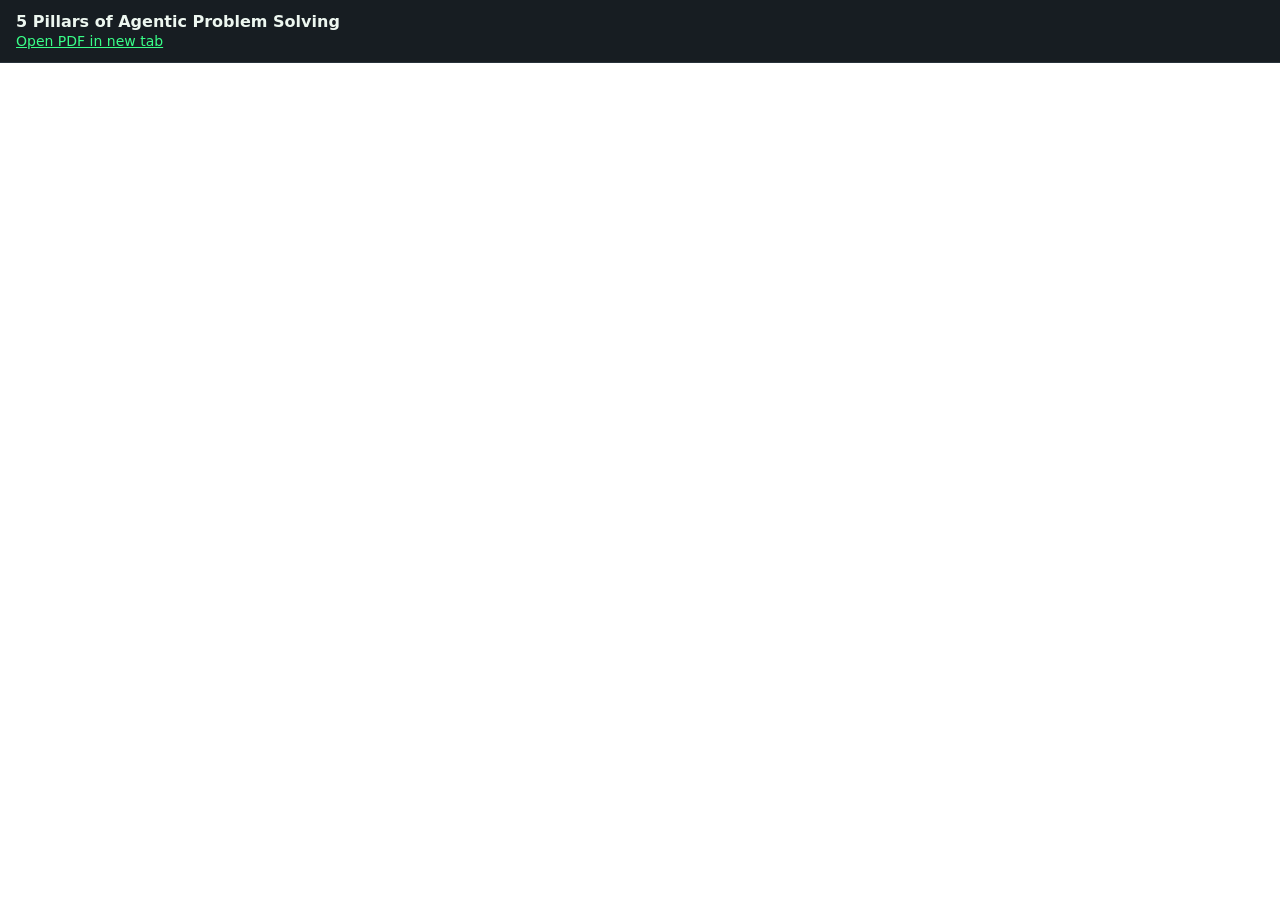
<file: lecture2/task3/task3.html>
<!DOCTYPE html>
<html lang="en">
<head>
  <meta charset="UTF-8" />
  <meta name="viewport" content="width=device-width, initial-scale=1.0" />
  <title>5 Pillars of Agentic Problem Solving</title>
  <style>
    * { box-sizing: border-box; }
    body {
      margin: 0;
      min-height: 100vh;
      display: grid;
      grid-template-rows: auto 1fr;
      font-family: Inter, ui-sans-serif, system-ui, sans-serif;
      background: #101418;
      color: #edf7f0;
    }
    header {
      padding: 12px 16px;
      border-bottom: 1px solid #28323a;
      background: #171d22;
    }
    header h1 {
      margin: 0;
      font-size: 1rem;
      font-weight: 600;
    }
    header a {
      color: #39ff88;
      font-size: 0.875rem;
    }
    iframe {
      width: 100%;
      height: 100%;
      min-height: calc(100vh - 52px);
      border: none;
      background: #fff;
    }
  </style>
</head>
<body>
  <header>
    <h1>5 Pillars of Agentic Problem Solving</h1>
    <a href="5 Pillars of Agentic Problem Solving.pdf" target="_blank" rel="noopener">Open PDF in new tab</a>
  </header>
  <iframe
    src="5 Pillars of Agentic Problem Solving.pdf"
    title="5 Pillars of Agentic Problem Solving slides">
  </iframe>
</body>
</html>
</file>
<file: styles.css>
:root {
  color-scheme: dark;
  --bg: #091015;
  --panel: #111a22;
  --panel-2: #18242d;
  --line: #2e3e49;
  --text: #edf6f5;
  --muted: #9fb2b1;
  --teal: #36d1bf;
  --amber: #ffbf47;
  --rose: #ff5d8f;
  --blue: #6aa8ff;
  --shadow: rgba(0, 0, 0, 0.36);
}

* {
  box-sizing: border-box;
}

html,
body {
  height: 100%;
  min-height: 100%;
}

body {
  margin: 0;
  background:
    radial-gradient(circle at 16% 12%, rgba(54, 209, 191, 0.16), transparent 28rem),
    radial-gradient(circle at 86% 78%, rgba(255, 191, 71, 0.14), transparent 24rem),
    var(--bg);
  color: var(--text);
  font-family:
    Inter, ui-sans-serif, system-ui, -apple-system, BlinkMacSystemFont, "Segoe UI", sans-serif;
  overflow-x: hidden;
}

button {
  border: 1px solid var(--line);
  border-radius: 8px;
  background: #17242d;
  color: var(--text);
  cursor: pointer;
  font: inherit;
}

button:hover {
  border-color: var(--teal);
  background: #1d3038;
}

.shell {
  display: grid;
  grid-template-columns: minmax(0, 1fr) 320px;
  gap: 20px;
  height: 100dvh;
  min-height: 0;
  min-width: 0;
  padding: 24px;
  overflow: hidden;
}

.game-panel,
.side-panel {
  border: 1px solid var(--line);
  border-radius: 8px;
  background: rgba(17, 26, 34, 0.92);
  box-shadow: 0 24px 70px var(--shadow);
}

.game-panel {
  display: grid;
  grid-template-rows: auto minmax(0, 1fr) auto;
  min-width: 0;
  max-width: 100%;
  min-height: 0;
  overflow: hidden;
}

.hud {
  display: grid;
  grid-template-columns: repeat(4, 1fr);
  gap: 1px;
  border-bottom: 1px solid var(--line);
  background: var(--line);
}

.hud > div {
  min-width: 0;
  padding: 14px 16px;
  background: var(--panel);
}

.label {
  display: block;
  color: var(--muted);
  font-size: 0.72rem;
  font-weight: 700;
  letter-spacing: 0;
  text-transform: uppercase;
}

.hud strong {
  display: block;
  margin-top: 4px;
  color: var(--text);
  font-size: clamp(1.18rem, 2vw, 1.8rem);
  line-height: 1;
}

.canvas-wrap {
  position: relative;
  min-width: 0;
  min-height: 0;
  overflow: hidden;
  background: #071014;
}

canvas {
  display: block;
  width: 100%;
  max-width: 100%;
  height: 100%;
  min-height: 0;
  touch-action: none;
}

.overlay {
  position: absolute;
  inset: 0;
  display: grid;
  place-items: center;
  align-content: center;
  gap: 14px;
  padding: 24px;
  background: rgba(7, 16, 20, 0.72);
  text-align: center;
}

.overlay.hidden {
  display: none;
}

.overlay h1 {
  max-width: 100%;
  margin: 0;
  color: var(--text);
  font-size: clamp(2.3rem, 7vw, 5.8rem);
  line-height: 0.94;
}

.overlay p {
  width: min(100%, 510px);
  max-width: 510px;
  margin: 0;
  color: var(--muted);
  font-size: clamp(0.96rem, 2vw, 1.12rem);
}

.overlay button {
  min-width: 160px;
  padding: 12px 18px;
  border-color: rgba(54, 209, 191, 0.7);
  background: var(--teal);
  color: #061012;
  font-weight: 800;
}

.controls {
  display: flex;
  gap: 10px;
  justify-content: flex-end;
  min-width: 0;
  overflow: hidden;
  padding: 12px;
  border-top: 1px solid var(--line);
  background: var(--panel);
}

.controls button {
  display: inline-flex;
  align-items: center;
  gap: 8px;
  min-width: 0;
  min-height: 40px;
  padding: 8px 12px;
}

.controls span[aria-hidden="true"] {
  display: grid;
  place-items: center;
  width: 20px;
  height: 20px;
  color: var(--amber);
  font-weight: 800;
}

.side-panel {
  display: flex;
  flex-direction: column;
  gap: 18px;
  min-height: 0;
  overflow: auto;
  padding: 20px;
}

.brand {
  display: flex;
  gap: 12px;
  align-items: center;
  padding-bottom: 16px;
  border-bottom: 1px solid var(--line);
}

.mark {
  width: 42px;
  height: 42px;
  border: 2px solid var(--teal);
  border-radius: 8px;
  background:
    linear-gradient(135deg, transparent 42%, var(--amber) 43% 56%, transparent 57%),
    radial-gradient(circle at 50% 50%, var(--teal) 0 26%, transparent 28%);
  box-shadow: 0 0 18px rgba(54, 209, 191, 0.38);
}

.brand h2,
.side-panel h3 {
  margin: 0;
}

.brand h2 {
  font-size: 1.16rem;
}

.brand p,
.side-panel p,
.side-panel li,
.legend-row {
  color: var(--muted);
}

.brand p {
  margin: 2px 0 0;
}

.side-panel section {
  padding-bottom: 18px;
  border-bottom: 1px solid rgba(46, 62, 73, 0.78);
}

.side-panel section:last-child {
  border-bottom: 0;
}

.side-panel h3 {
  margin-bottom: 8px;
  color: var(--text);
  font-size: 0.88rem;
  letter-spacing: 0;
  text-transform: uppercase;
}

.side-panel p {
  margin: 0;
  line-height: 1.55;
}

.side-panel ul {
  display: grid;
  gap: 8px;
  margin: 0;
  padding-left: 18px;
}

kbd {
  display: inline-block;
  min-width: 1.6em;
  padding: 2px 6px;
  border: 1px solid #455865;
  border-radius: 6px;
  background: #0d171d;
  color: var(--text);
  font-size: 0.8em;
  text-align: center;
}

.tips {
  display: grid;
  gap: 10px;
}

.legend-row {
  display: flex;
  align-items: center;
  gap: 10px;
  min-height: 28px;
}

.cell {
  width: 18px;
  height: 18px;
  border-radius: 50%;
}

.normal {
  background: var(--teal);
  box-shadow: 0 0 14px var(--teal);
}

.bonus {
  background: var(--amber);
  box-shadow: 0 0 14px var(--amber);
}

.danger {
  background: var(--rose);
  box-shadow: 0 0 14px var(--rose);
}

@media (max-width: 900px) {
  body {
    overflow-y: auto;
  }

  .shell {
    grid-template-columns: minmax(0, 1fr);
    width: 100vw;
    max-width: 100vw;
    height: auto;
    min-height: 100dvh;
    overflow: visible;
    padding: 12px;
  }

  .game-panel {
    width: 100%;
    max-width: 100%;
    height: calc(100dvh - 24px);
    min-height: 520px;
  }

  .side-panel {
    width: 100%;
    max-width: 100%;
  }

  canvas {
    min-height: 0;
  }
}

@media (max-width: 560px) {
  .overlay {
    padding: 18px;
  }

  .hud {
    grid-template-columns: repeat(2, 1fr);
  }

  .controls {
    justify-content: stretch;
  }

  .controls button {
    flex: 1 1 0;
    justify-content: center;
    padding-inline: 8px;
  }
}
</file>
